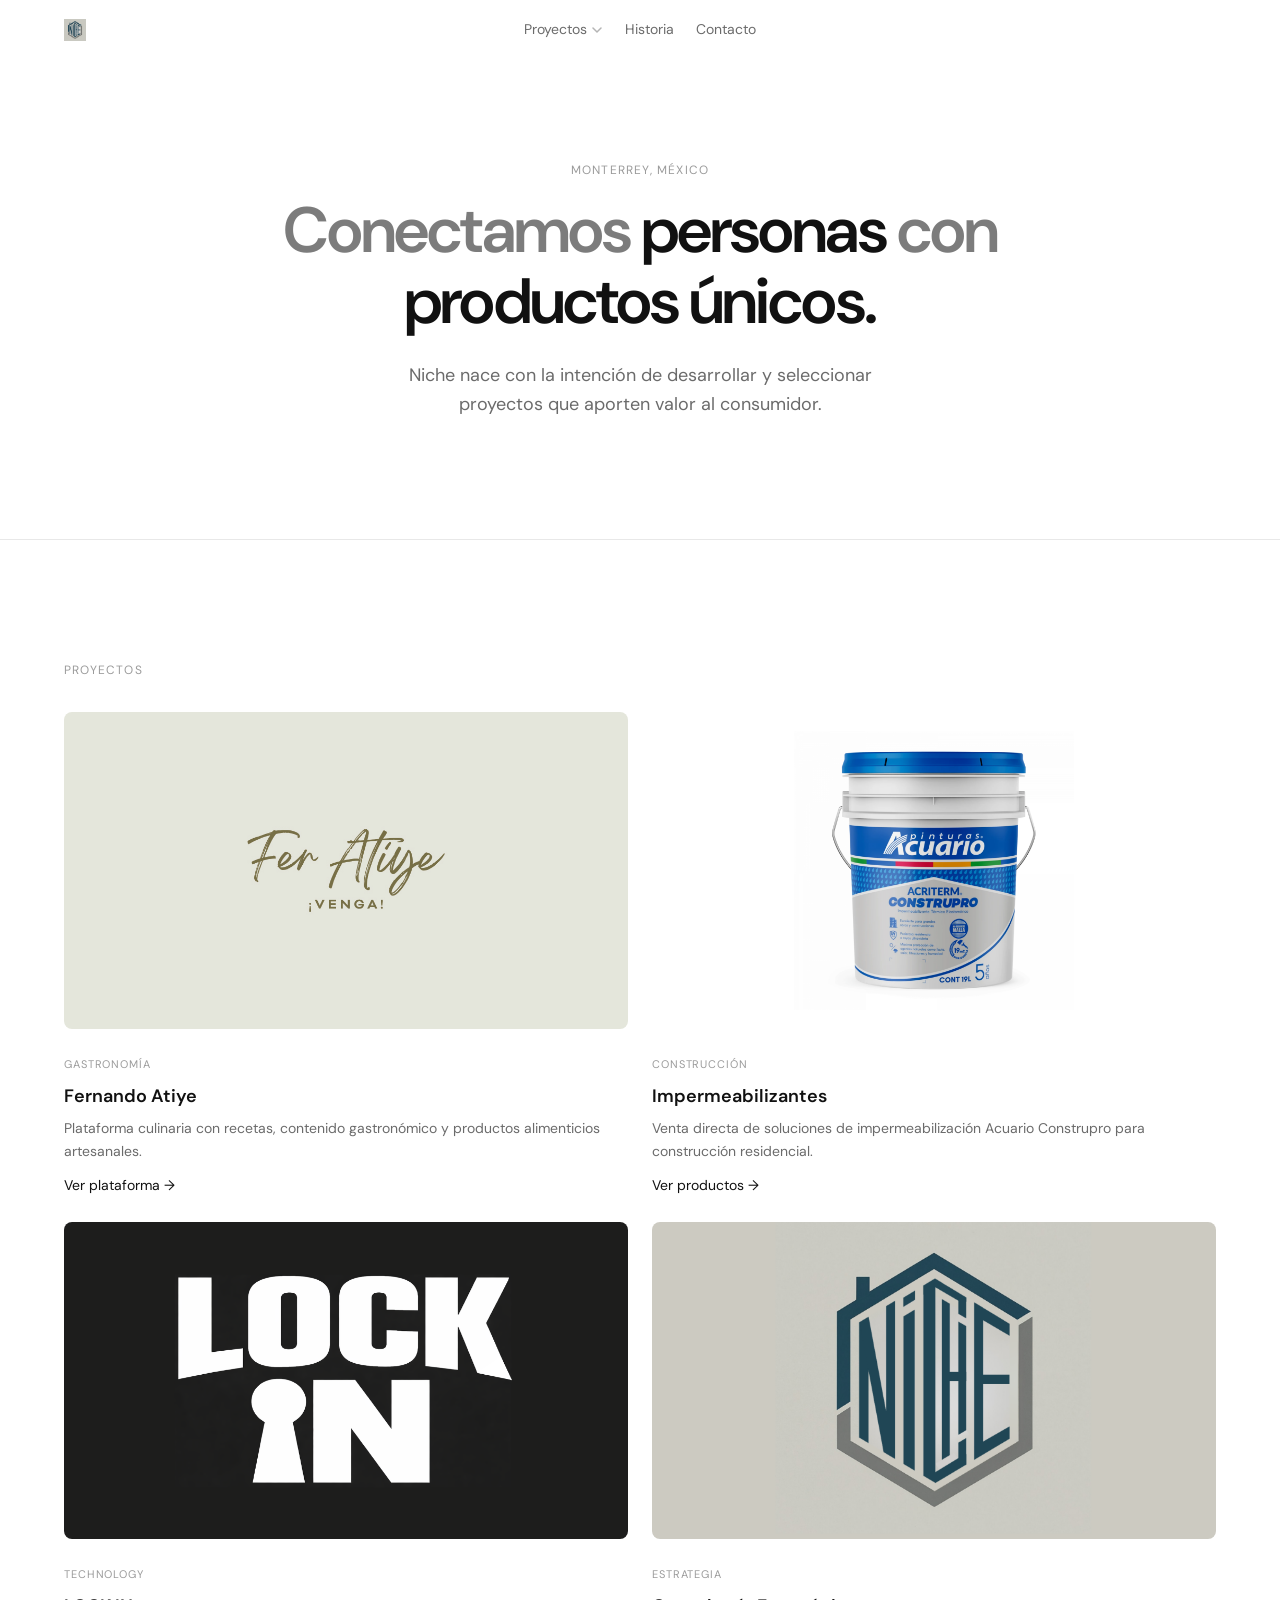
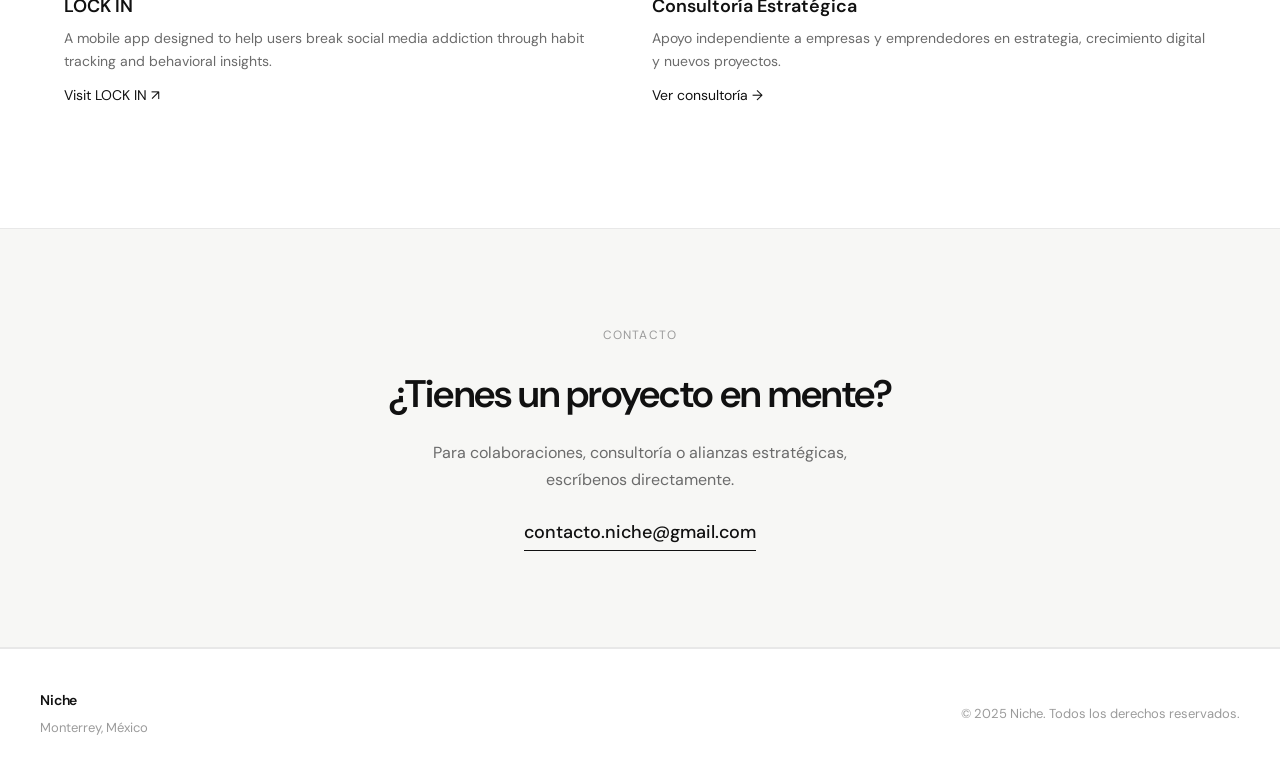
<file: index.html>
<!DOCTYPE html>
<html lang="es">
<head>
  <meta charset="UTF-8">
  <meta name="viewport" content="width=device-width, initial-scale=1.0">

  <!-- SEO -->
  <title>Niche — Portafolio de Proyectos</title>
  <meta name="description" content="Portafolio de proyectos independientes en tecnología, comercio digital y productos de consumo. Monterrey, México.">
  <link rel="canonical" href="https://niche.com.mx/">

  <!-- Open Graph -->
  <meta property="og:type" content="website">
  <meta property="og:title" content="Niche — Portafolio de Proyectos">
  <meta property="og:description" content="Portafolio de proyectos independientes en tecnología, comercio digital y productos de consumo. Monterrey, México.">
  <meta property="og:image" content="https://niche.com.mx/assets/images/og-niche.jpg">
  <meta property="og:url" content="https://niche.com.mx/">
  <meta property="og:locale" content="es_MX">

  <!-- Fonts -->
  <link rel="preconnect" href="https://fonts.googleapis.com">
  <link rel="preconnect" href="https://fonts.gstatic.com" crossorigin>
  <link href="https://fonts.googleapis.com/css2?family=DM+Sans:wght@400;500;600&display=swap" rel="stylesheet">

  <!-- Favicon -->
  <link rel="icon" href="/assets/images/NicheFavicon.png" type="image/png">

  <!-- Styles -->
  <link rel="stylesheet" href="/assets/styles/main.css">
  <link rel="stylesheet" href="/assets/styles/home.css">
</head>
<body>

  <!-- ==================== Navigation ==================== -->
  <nav class="site-nav" role="navigation" aria-label="Navegación principal">
    <div class="nav-inner">
      <a class="nav-logo" href="/">
        <img src="/assets/images/NicheMainLogo.png" alt="Niche" height="22" loading="eager">
      </a>

      <!-- Centre links -->
      <div class="nav-links">

        <!-- Proyectos dropdown -->
        <div class="nav-dropdown">
          <button class="nav-link nav-dropdown-trigger" aria-haspopup="true" aria-expanded="false">
            Proyectos
            <svg class="nav-chevron" viewBox="0 0 12 12" fill="none" aria-hidden="true">
              <path d="M2 4l4 4 4-4" stroke="currentColor" stroke-width="1.5" stroke-linecap="round" stroke-linejoin="round"/>
            </svg>
          </button>
          <div class="nav-dropdown-menu" role="menu">
            <a href="https://feratiye.niche.com.mx" class="nav-dropdown-item" role="menuitem">
              <span class="nav-dropdown-name">Fernando Atiye</span>
              <span class="nav-dropdown-tag">Gastronomía</span>
            </a>
            <a href="/impermeabilizante" class="nav-dropdown-item" role="menuitem">
              <span class="nav-dropdown-name">Impermeabilizantes</span>
              <span class="nav-dropdown-tag">Construcción</span>
            </a>
            <a href="https://getrewired.org" target="_blank" rel="noopener noreferrer" class="nav-dropdown-item" role="menuitem">
              <span class="nav-dropdown-name">LOCK IN ↗</span>
              <span class="nav-dropdown-tag">Technology</span>
            </a>
            <a href="/consultoria" class="nav-dropdown-item" role="menuitem">
              <span class="nav-dropdown-name">Consultoría Estratégica</span>
              <span class="nav-dropdown-tag">Estrategia</span>
            </a>
          </div>
        </div>

        <a class="nav-link" href="/historia">Historia</a>
        <a class="nav-link" href="#contacto">Contacto</a>

      </div><!-- /.nav-links -->
    </div>
  </nav>

  <main>

    <!-- ==================== Hero ==================== -->
    <section class="hero">
      <div class="container">
        <span class="label">Monterrey, México</span>
        <h1><span class="hero-light">Conectamos</span> personas <span class="hero-light">con</span><br>productos únicos.</h1>
        <p class="subtext">Niche nace con la intención de desarrollar y seleccionar proyectos que aporten valor al consumidor.</p>
      </div>
    </section>

    <hr class="divider">

    <!-- ==================== Proyectos ==================== -->
    <section class="projects">
      <div class="container">
        <span class="section-label">Proyectos</span>

        <div class="projects-grid">

          <!-- Card 1 — Fernando Atiye -->
          <a href="https://feratiye.niche.com.mx" class="card fade-up">
            <div class="card-image">
              <img src="/assets/images/Artboard3-100.jpg"
                   alt="Fernando Atiye — plataforma culinaria con recetas y productos artesanales"
                   width="800" height="450" loading="lazy">
            </div>
            <div class="card-body">
              <span class="card-tag">Gastronomía</span>
              <h3 class="card-title">Fernando Atiye</h3>
              <p class="card-desc">Plataforma culinaria con recetas, contenido gastronómico y productos alimenticios artesanales.</p>
              <span class="card-link">Ver plataforma →</span>
            </div>
          </a>

          <!-- Card 2 — Impermeabilizantes -->
          <a href="/impermeabilizante" class="card fade-up">
            <div class="card-image card-image--contain">
              <img src="/assets/images/Impermeabilizante.png"
                   alt="Impermeabilizantes Acuario Construpro para construcción residencial"
                   width="800" height="450" loading="lazy">
            </div>
            <div class="card-body">
              <span class="card-tag">Construcción</span>
              <h3 class="card-title">Impermeabilizantes</h3>
              <p class="card-desc">Venta directa de soluciones de impermeabilización Acuario Construpro para construcción residencial.</p>
              <span class="card-link">Ver productos →</span>
            </div>
          </a>

          <!-- Card 3 — LOCK IN (English) -->
          <a href="https://getrewired.org" target="_blank" rel="noopener noreferrer" class="card fade-up">
            <div class="card-image">
              <img src="/assets/images/LOCKINLogo.png"
                   alt="LOCK IN — mobile app to break social media addiction"
                   width="800" height="450" loading="lazy">
            </div>
            <div class="card-body">
              <span class="card-tag">Technology</span>
              <h3 class="card-title">LOCK IN</h3>
              <p class="card-desc">A mobile app designed to help users break social media addiction through habit tracking and behavioral insights.</p>
              <span class="card-link">Visit LOCK IN ↗</span>
            </div>
          </a>

          <!-- Card 4 — Consultoría Estratégica -->
          <a href="/consultoria" class="card fade-up">
            <div class="card-image">
              <img src="/assets/images/NicheLogoMAIN.png"
                   alt="Consultoría estratégica Niche — estrategia y crecimiento"
                   width="800" height="450" loading="lazy">
            </div>
            <div class="card-body">
              <span class="card-tag">Estrategia</span>
              <h3 class="card-title">Consultoría Estratégica</h3>
              <p class="card-desc">Apoyo independiente a empresas y emprendedores en estrategia, crecimiento digital y nuevos proyectos.</p>
              <span class="card-link">Ver consultoría →</span>
            </div>
          </a>

        </div><!-- /.projects-grid -->
      </div><!-- /.container -->
    </section>

    <!-- ==================== Contacto ==================== -->
    <section class="contacto" id="contacto">
      <div class="container">
        <span class="section-label">Contacto</span>
        <h2>¿Tienes un proyecto en mente?</h2>
        <p>Para colaboraciones, consultoría o alianzas estratégicas, escríbenos directamente.</p>
        <a href="mailto:contacto.niche@gmail.com" class="email-link">contacto.niche@gmail.com</a>
      </div>
    </section>

  </main>

  <!-- ==================== Footer ==================== -->
  <footer class="site-footer" role="contentinfo">
    <div class="footer-inner">
      <div class="footer-left">
        <span class="footer-logo">Niche</span>
        <span class="footer-location">Monterrey, México</span>
      </div>
      <div class="footer-right">
        <span class="footer-copy">© 2025 Niche. Todos los derechos reservados.</span>
      </div>
    </div>
  </footer>

  <!-- Scripts -->
  <script src="/assets/scripts/main.js"></script>

</body>
</html>
</file>
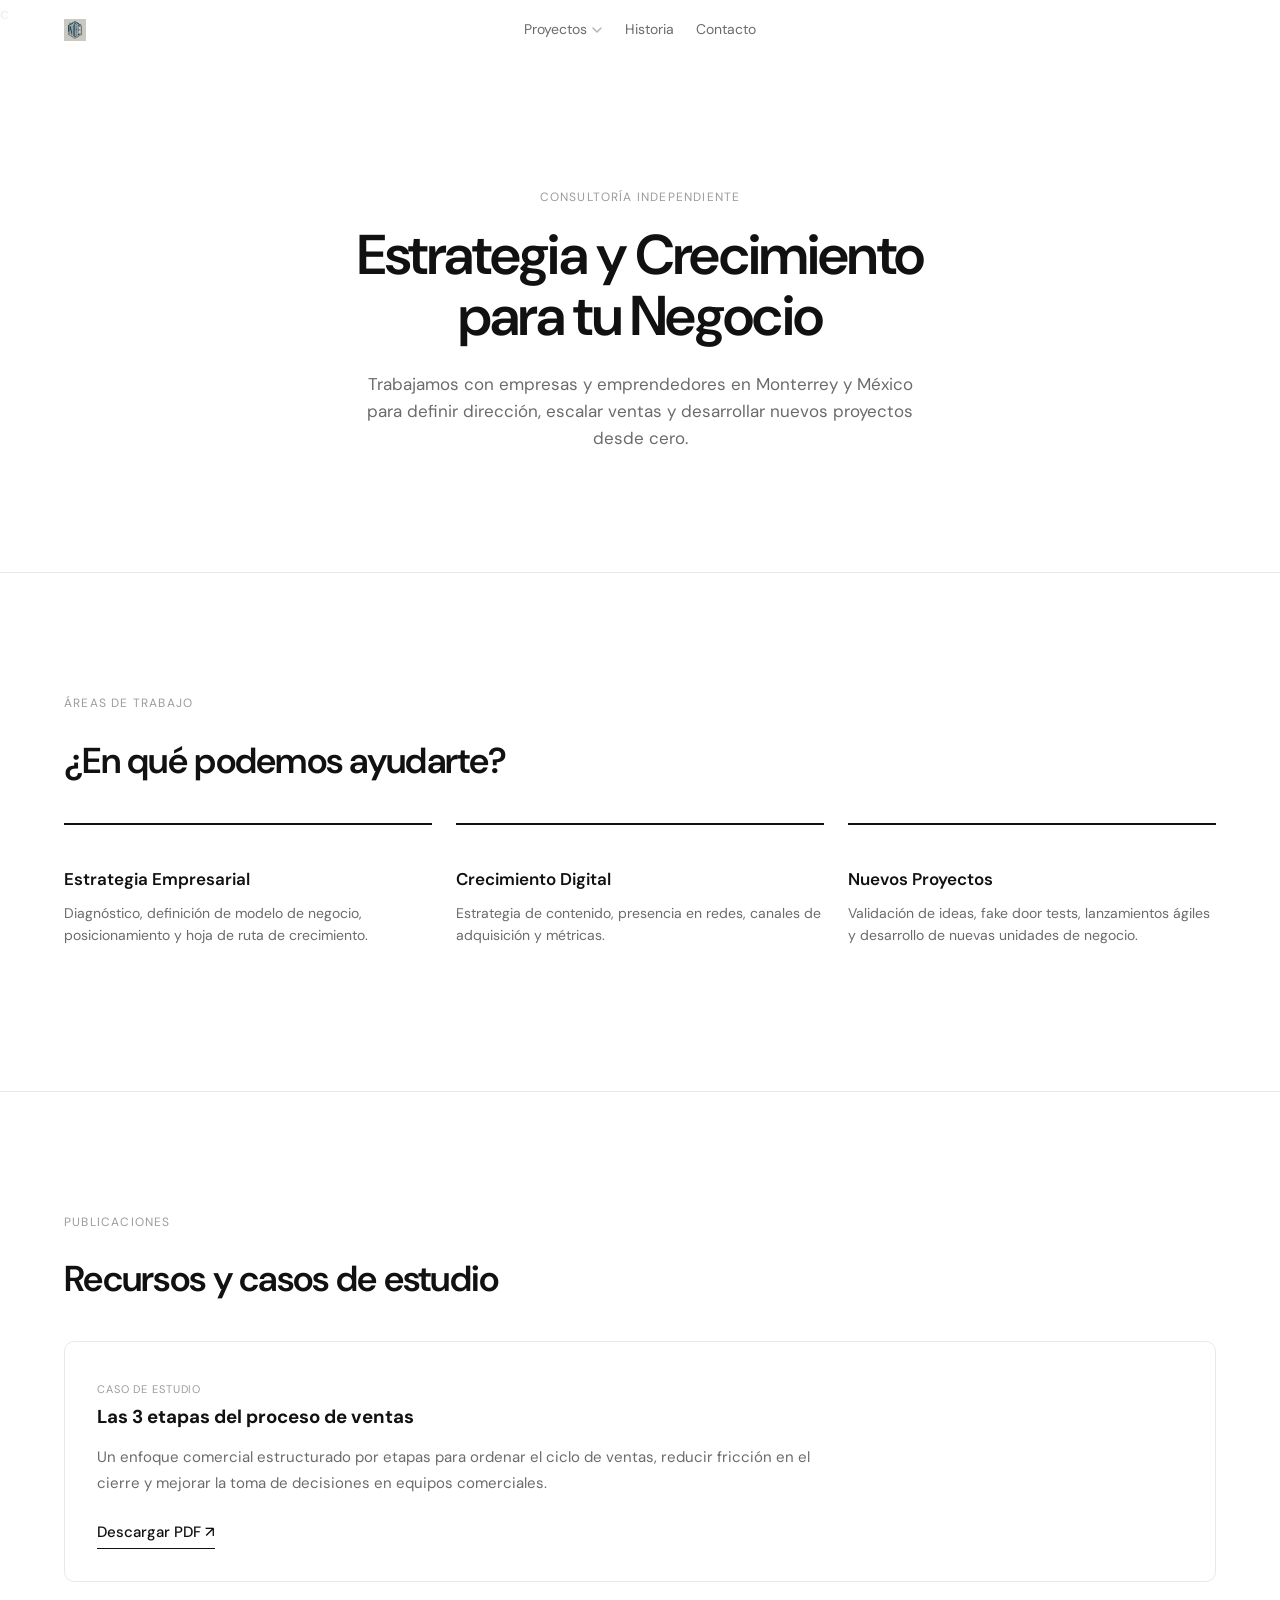
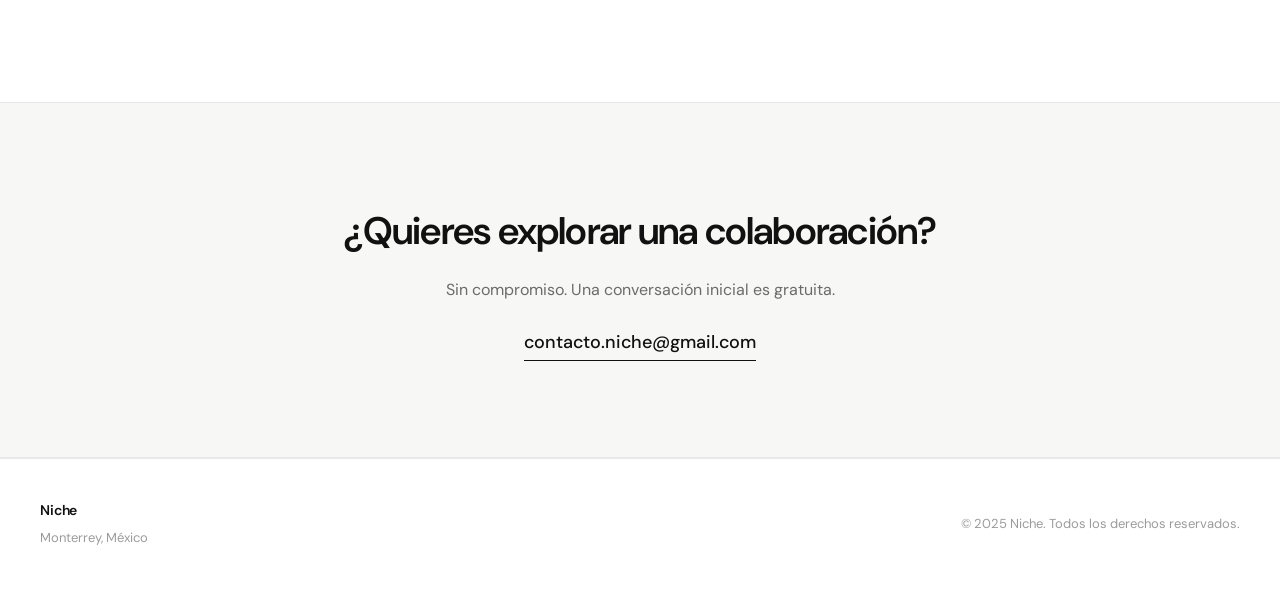
<file: consultoria/index.html>
<!DOCTYPE html>
<html lang="es">
<head>
  <meta charset="UTF-8">
  <meta name="viewport" content="width=device-width, initial-scale=1.0">

  <!-- SEO -->
  <title>Consultoría Estratégica — Niche</title>
  <meta name="description" content="Consultoría independiente en estrategia empresarial y crecimiento digital. Monterrey, México.">
  <link rel="canonical" href="https://niche.com.mx/consultoria/">

  <!-- Fonts -->
  <link rel="preconnect" href="https://fonts.googleapis.com">
  <link rel="preconnect" href="https://fonts.gstatic.com" crossorigin>
  <link href="https://fonts.googleapis.com/css2?family=DM+Sans:wght@400;500;600&display=swap" rel="stylesheet">

  <!-- Favicon -->
  <link rel="icon" href="/assets/images/NicheFavicon.png" type="image/png">

  <!-- Styles -->
  <link rel="stylesheet" href="/assets/styles/main.css">
  <link rel="stylesheet" href="/assets/styles/consultoria.css">
</head>
<body>
c
  <!-- ==================== Navigation ==================== -->
  <nav class="site-nav" role="navigation" aria-label="Navegación principal">
    <div class="nav-inner">
      <a class="nav-logo" href="/">
        <img src="/assets/images/NicheMainLogo.png" alt="Niche" height="22" loading="eager">
      </a>

      <div class="nav-links">
        <div class="nav-dropdown">
          <button class="nav-link nav-dropdown-trigger" aria-haspopup="true" aria-expanded="false">
            Proyectos
            <svg class="nav-chevron" viewBox="0 0 12 12" fill="none" aria-hidden="true">
              <path d="M2 4l4 4 4-4" stroke="currentColor" stroke-width="1.5" stroke-linecap="round" stroke-linejoin="round"/>
            </svg>
          </button>
          <div class="nav-dropdown-menu" role="menu">
            <a href="https://feratiye.niche.com.mx" class="nav-dropdown-item" role="menuitem">
              <span class="nav-dropdown-name">Fernando Atiye</span>
              <span class="nav-dropdown-tag">Gastronomía</span>
            </a>
            <a href="/impermeabilizante" class="nav-dropdown-item" role="menuitem">
              <span class="nav-dropdown-name">Impermeabilizantes</span>
              <span class="nav-dropdown-tag">Construcción</span>
            </a>
            <a href="https://getrewired.org" target="_blank" rel="noopener noreferrer" class="nav-dropdown-item" role="menuitem">
              <span class="nav-dropdown-name">LOCK IN ↗</span>
              <span class="nav-dropdown-tag">Technology</span>
            </a>
            <a href="/consultoria" class="nav-dropdown-item" role="menuitem">
              <span class="nav-dropdown-name">Consultoría Estratégica</span>
              <span class="nav-dropdown-tag">Estrategia</span>
            </a>
          </div>
        </div>
        <a class="nav-link" href="/historia">Historia</a>
        <a class="nav-link" href="#contacto">Contacto</a>
      </div>

    </div>
  </nav>

  <main>

    <!-- ==================== Hero ==================== -->
    <section class="con-hero">
      <div class="container">
        <span class="label">Consultoría Independiente</span>
        <h1>Estrategia y Crecimiento<br>para tu Negocio</h1>
        <p class="subtext">Trabajamos con empresas y emprendedores en Monterrey y México para definir dirección, escalar ventas y desarrollar nuevos proyectos desde cero.</p>
      </div>
    </section>

    <!-- ==================== Servicios ==================== -->
    <section class="services">
      <div class="container">
        <span class="section-label">Áreas de trabajo</span>
        <h2>¿En qué podemos ayudarte?</h2>

        <div class="services-grid">

          <!-- Service 1 -->
          <article class="service-card fade-up">
            <h3>Estrategia Empresarial</h3>
            <p>Diagnóstico, definición de modelo de negocio, posicionamiento y hoja de ruta de crecimiento.</p>
          </article>

          <!-- Service 2 -->
          <article class="service-card fade-up">
            <h3>Crecimiento Digital</h3>
            <p>Estrategia de contenido, presencia en redes, canales de adquisición y métricas.</p>
          </article>

          <!-- Service 3 -->
          <article class="service-card fade-up">
            <h3>Nuevos Proyectos</h3>
            <p>Validación de ideas, fake door tests, lanzamientos ágiles y desarrollo de nuevas unidades de negocio.</p>
          </article>

        </div><!-- /.services-grid -->
      </div>
    </section>

    <!-- ==================== Publicaciones ==================== -->
    <section class="insights">
      <div class="container">
        <span class="section-label">Publicaciones</span>
        <h2>Recursos y casos de estudio</h2>

        <article class="insight-card fade-up">
          <span class="insight-type">Caso de estudio</span>
          <h3>Las 3 etapas del proceso de ventas</h3>
          <p>
            Un enfoque comercial estructurado por etapas para ordenar el ciclo de ventas,
            reducir fricción en el cierre y mejorar la toma de decisiones en equipos comerciales.
          </p>
          <a href="/assets/caso-estudio-3-etapas-de-ventas.pdf" target="_blank" rel="noopener noreferrer" class="insight-link">
            Descargar PDF ↗
          </a>
        </article>

      </div>
    </section>

    <!-- ==================== CTA ==================== -->
    <section class="con-cta" id="contacto">
      <div class="container">
        <h2>¿Quieres explorar una colaboración?</h2>
        <p>Sin compromiso. Una conversación inicial es gratuita.</p>
        <a href="mailto:contacto.niche@gmail.com" class="email-link">contacto.niche@gmail.com</a>
      </div>
    </section>

  </main>

  <!-- ==================== Footer ==================== -->
  <footer class="site-footer" role="contentinfo">
    <div class="footer-inner">
      <div class="footer-left">
        <span class="footer-logo">Niche</span>
        <span class="footer-location">Monterrey, México</span>
      </div>
      <div class="footer-right">
        <span class="footer-copy">© 2025 Niche. Todos los derechos reservados.</span>
      </div>
    </div>
  </footer>

  <!-- Scripts -->
  <script src="/assets/scripts/main.js"></script>

</body>
</html>
</file>
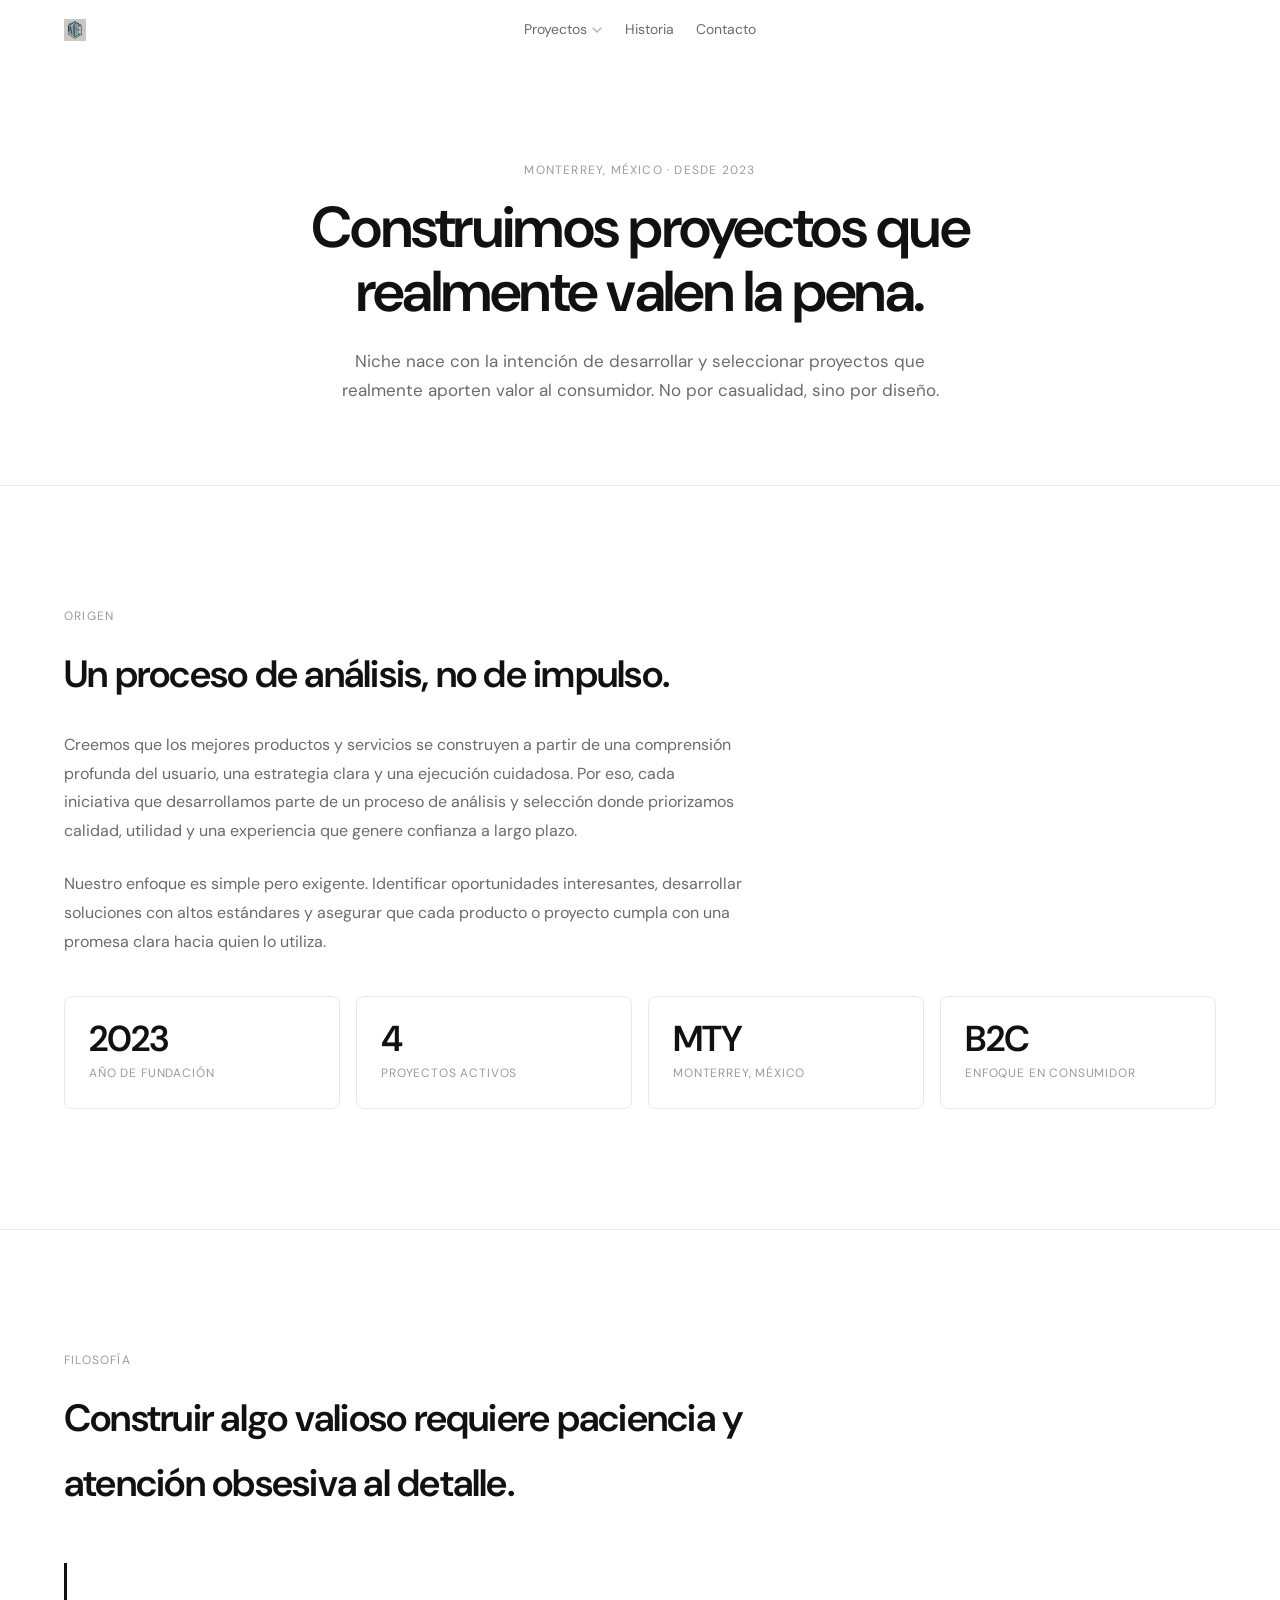
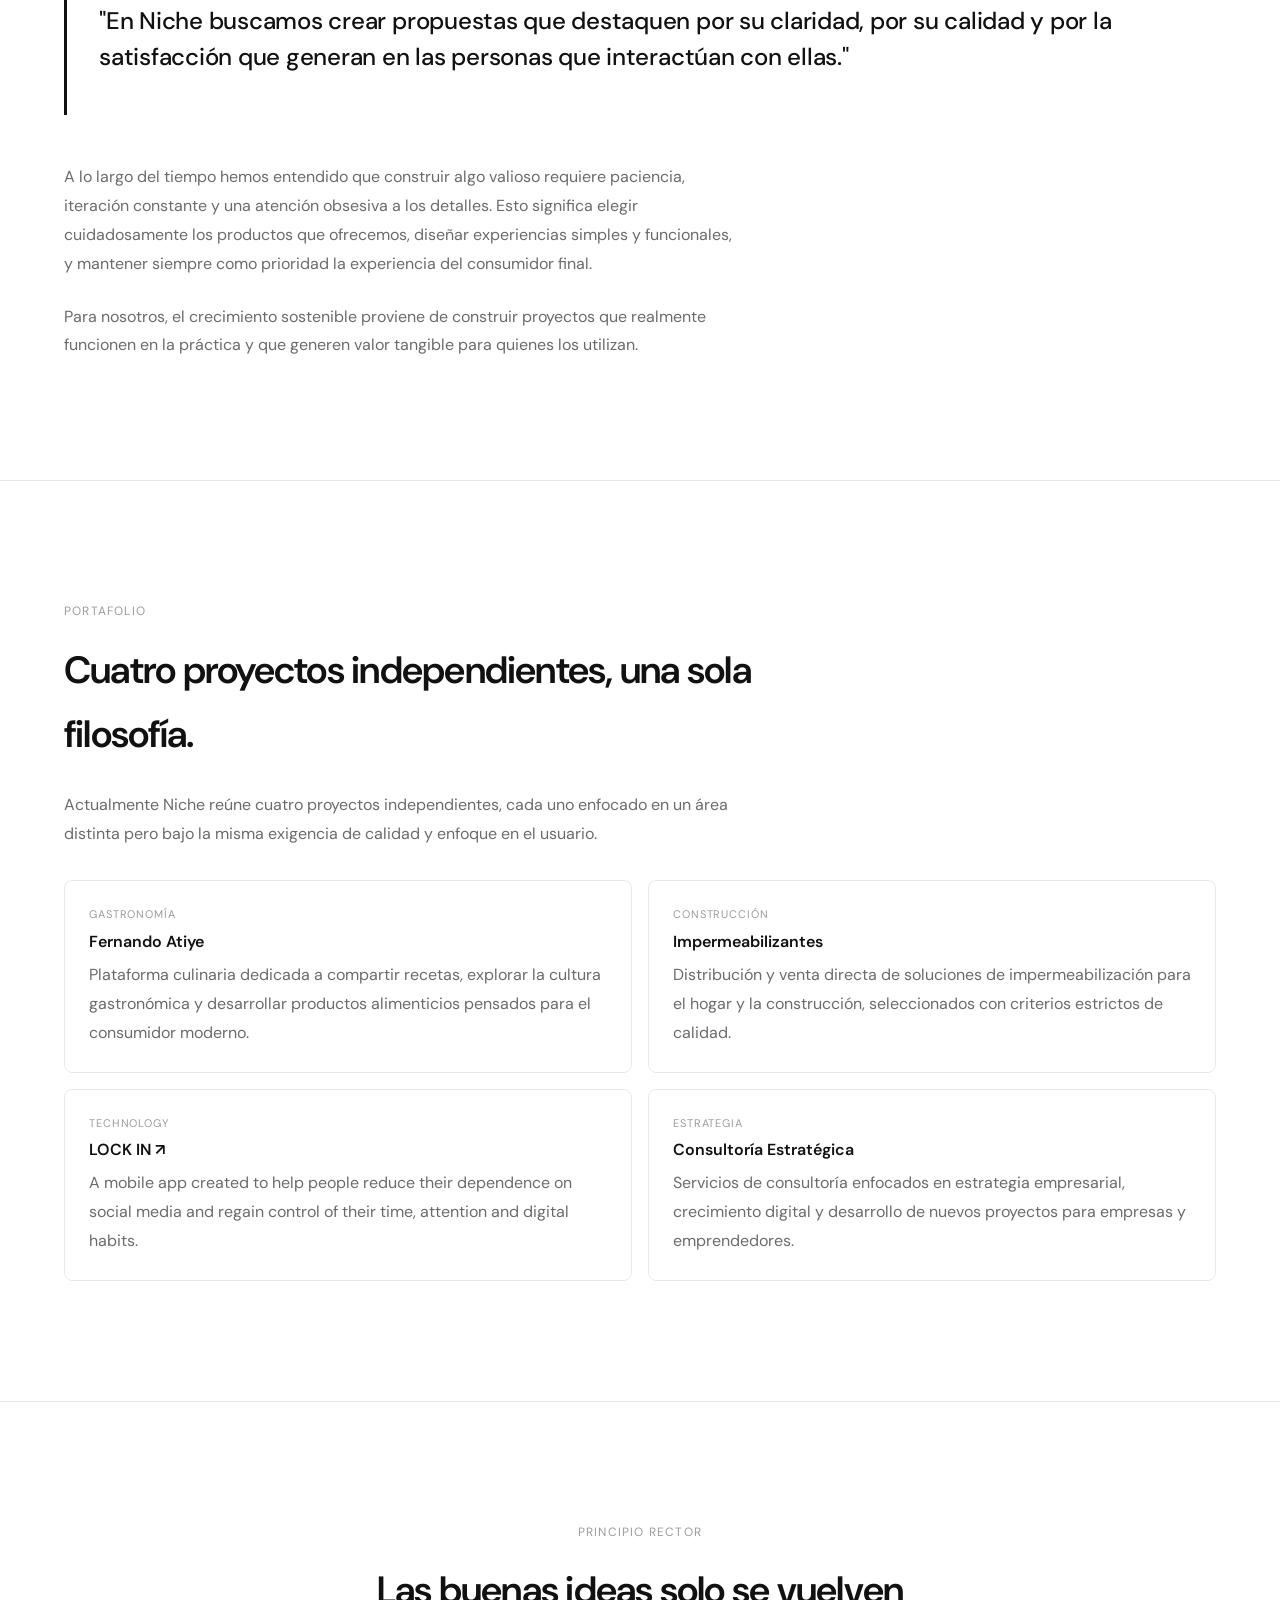
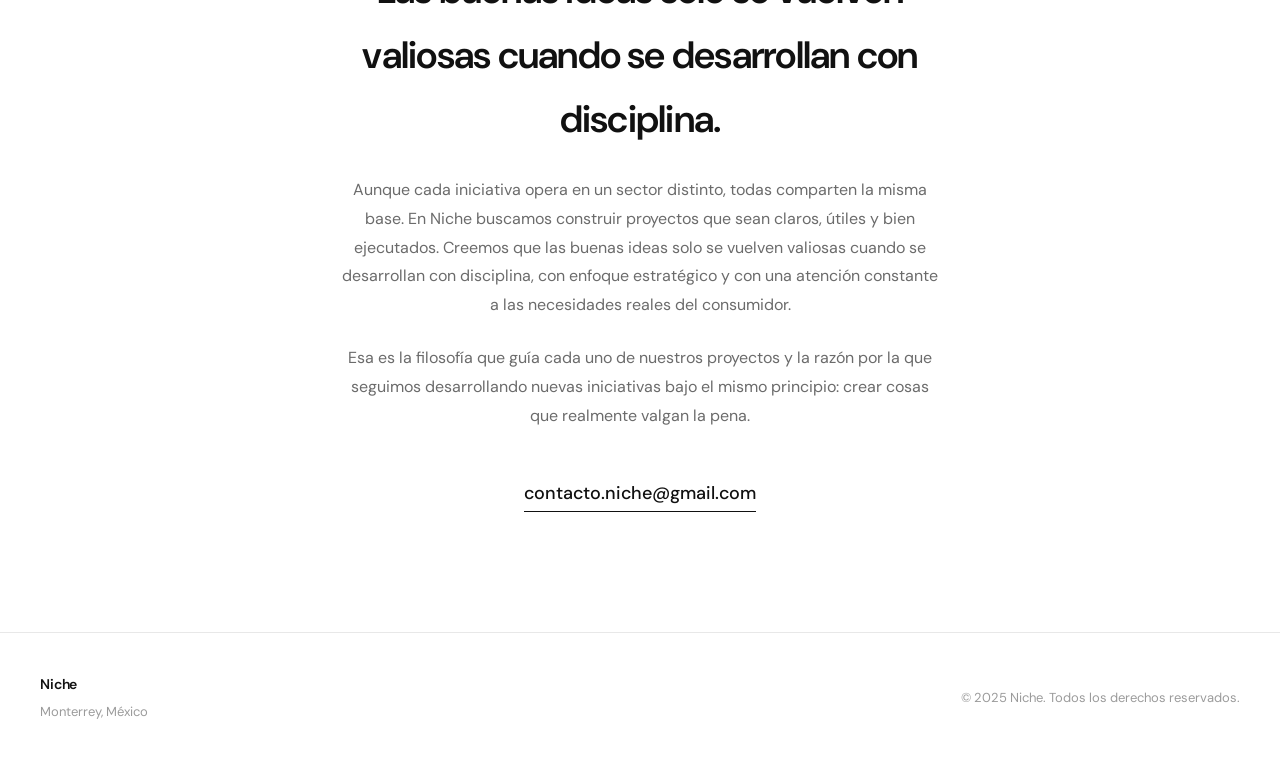
<file: historia/index.html>
<!DOCTYPE html>
<html lang="es">
<head>
  <meta charset="UTF-8">
  <meta name="viewport" content="width=device-width, initial-scale=1.0">

  <!-- SEO -->
  <title>Historia — Niche</title>
  <meta name="description" content="Desde 2023, Niche desarrolla proyectos independientes con una filosofía clara: calidad, utilidad real y enfoque en el consumidor. Monterrey, México.">
  <link rel="canonical" href="https://niche.com.mx/historia/">

  <!-- Fonts -->
  <link rel="preconnect" href="https://fonts.googleapis.com">
  <link rel="preconnect" href="https://fonts.gstatic.com" crossorigin>
  <link href="https://fonts.googleapis.com/css2?family=DM+Sans:wght@400;500;600&display=swap" rel="stylesheet">

  <!-- Favicon -->
  <link rel="icon" href="/assets/images/NicheFavicon.png" type="image/png">

  <!-- Styles -->
  <link rel="stylesheet" href="/assets/styles/main.css">
  <link rel="stylesheet" href="/assets/styles/historia.css">
</head>
<body>

  <!-- ==================== Navigation ==================== -->
  <nav class="site-nav" role="navigation" aria-label="Navegación principal">
    <div class="nav-inner">
      <a class="nav-logo" href="/">
        <img src="/assets/images/NicheMainLogo.png" alt="Niche" height="22" loading="eager">
      </a>

      <div class="nav-links">
        <div class="nav-dropdown">
          <button class="nav-link nav-dropdown-trigger" aria-haspopup="true" aria-expanded="false">
            Proyectos
            <svg class="nav-chevron" viewBox="0 0 12 12" fill="none" aria-hidden="true">
              <path d="M2 4l4 4 4-4" stroke="currentColor" stroke-width="1.5" stroke-linecap="round" stroke-linejoin="round"/>
            </svg>
          </button>
          <div class="nav-dropdown-menu" role="menu">
            <a href="https://feratiye.niche.com.mx" class="nav-dropdown-item" role="menuitem">
              <span class="nav-dropdown-name">Fernando Atiye</span>
              <span class="nav-dropdown-tag">Gastronomía</span>
            </a>
            <a href="/impermeabilizante" class="nav-dropdown-item" role="menuitem">
              <span class="nav-dropdown-name">Impermeabilizantes</span>
              <span class="nav-dropdown-tag">Construcción</span>
            </a>
            <a href="https://getrewired.org" target="_blank" rel="noopener noreferrer" class="nav-dropdown-item" role="menuitem">
              <span class="nav-dropdown-name">LOCK IN ↗</span>
              <span class="nav-dropdown-tag">Technology</span>
            </a>
            <a href="/consultoria" class="nav-dropdown-item" role="menuitem">
              <span class="nav-dropdown-name">Consultoría Estratégica</span>
              <span class="nav-dropdown-tag">Estrategia</span>
            </a>
          </div>
        </div>
        <a class="nav-link" href="/historia">Historia</a>
        <a class="nav-link" href="#contacto">Contacto</a>
      </div>

    </div>
  </nav>

  <main>

    <!-- ==================== Hero ==================== -->
    <section class="hist-hero">
      <div class="container">
        <span class="label">Monterrey, México · Desde 2023</span>
        <h1>Construimos proyectos que realmente valen la pena.</h1>
        <p class="subtext">Niche nace con la intención de desarrollar y seleccionar proyectos que realmente aporten valor al consumidor. No por casualidad, sino por diseño.</p>
      </div>
    </section>

    <!-- ==================== Origen ==================== -->
    <section class="hist-section">
      <div class="container">
        <span class="section-label">Origen</span>
        <h2>Un proceso de análisis, no de impulso.</h2>

        <p>Creemos que los mejores productos y servicios se construyen a partir de una comprensión profunda del usuario, una estrategia clara y una ejecución cuidadosa. Por eso, cada iniciativa que desarrollamos parte de un proceso de análisis y selección donde priorizamos calidad, utilidad y una experiencia que genere confianza a largo plazo.</p>

        <p>Nuestro enfoque es simple pero exigente. Identificar oportunidades interesantes, desarrollar soluciones con altos estándares y asegurar que cada producto o proyecto cumpla con una promesa clara hacia quien lo utiliza.</p>

        <!-- Stats -->
        <div class="hist-stats">
          <div class="hist-stat fade-up">
            <span class="hist-stat-number">2023</span>
            <span class="hist-stat-label">Año de fundación</span>
          </div>
          <div class="hist-stat fade-up">
            <span class="hist-stat-number">4</span>
            <span class="hist-stat-label">Proyectos activos</span>
          </div>
          <div class="hist-stat fade-up">
            <span class="hist-stat-number">MTY</span>
            <span class="hist-stat-label">Monterrey, México</span>
          </div>
          <div class="hist-stat fade-up">
            <span class="hist-stat-number">B2C</span>
            <span class="hist-stat-label">Enfoque en consumidor</span>
          </div>
        </div>
      </div>
    </section>

    <!-- ==================== Filosofía ==================== -->
    <section class="hist-section">
      <div class="container">
        <span class="section-label">Filosofía</span>
        <h2>Construir algo valioso requiere paciencia y atención obsesiva al detalle.</h2>

        <div class="hist-quote fade-up">
          <blockquote>
            "En Niche buscamos crear propuestas que destaquen por su claridad, por su calidad y por la satisfacción que generan en las personas que interactúan con ellas."
          </blockquote>
        </div>

        <p>A lo largo del tiempo hemos entendido que construir algo valioso requiere paciencia, iteración constante y una atención obsesiva a los detalles. Esto significa elegir cuidadosamente los productos que ofrecemos, diseñar experiencias simples y funcionales, y mantener siempre como prioridad la experiencia del consumidor final.</p>

        <p>Para nosotros, el crecimiento sostenible proviene de construir proyectos que realmente funcionen en la práctica y que generen valor tangible para quienes los utilizan.</p>
      </div>
    </section>

    <!-- ==================== Proyectos ==================== -->
    <section class="hist-section">
      <div class="container">
        <span class="section-label">Portafolio</span>
        <h2>Cuatro proyectos independientes, una sola filosofía.</h2>
        <p>Actualmente Niche reúne cuatro proyectos independientes, cada uno enfocado en un área distinta pero bajo la misma exigencia de calidad y enfoque en el usuario.</p>

        <div class="hist-projects">

          <a href="https://feratiye.niche.com.mx" class="hist-project-item fade-up">
            <span class="hist-project-tag">Gastronomía</span>
            <span class="hist-project-name">Fernando Atiye</span>
            <p class="hist-project-desc">Plataforma culinaria dedicada a compartir recetas, explorar la cultura gastronómica y desarrollar productos alimenticios pensados para el consumidor moderno.</p>
          </a>

          <a href="/impermeabilizante" class="hist-project-item fade-up">
            <span class="hist-project-tag">Construcción</span>
            <span class="hist-project-name">Impermeabilizantes</span>
            <p class="hist-project-desc">Distribución y venta directa de soluciones de impermeabilización para el hogar y la construcción, seleccionados con criterios estrictos de calidad.</p>
          </a>

          <a href="https://getrewired.org" target="_blank" rel="noopener noreferrer" class="hist-project-item fade-up">
            <span class="hist-project-tag">Technology</span>
            <span class="hist-project-name">LOCK IN ↗</span>
            <p class="hist-project-desc">A mobile app created to help people reduce their dependence on social media and regain control of their time, attention and digital habits.</p>
          </a>

          <a href="/consultoria" class="hist-project-item fade-up">
            <span class="hist-project-tag">Estrategia</span>
            <span class="hist-project-name">Consultoría Estratégica</span>
            <p class="hist-project-desc">Servicios de consultoría enfocados en estrategia empresarial, crecimiento digital y desarrollo de nuevos proyectos para empresas y emprendedores.</p>
          </a>

        </div>
      </div>
    </section>

    <!-- ==================== Cierre ==================== -->
    <section class="hist-cierre" id="contacto">
      <div class="container">
        <span class="section-label">Principio rector</span>
        <h2>Las buenas ideas solo se vuelven valiosas cuando se desarrollan con disciplina.</h2>
        <p>Aunque cada iniciativa opera en un sector distinto, todas comparten la misma base. En Niche buscamos construir proyectos que sean claros, útiles y bien ejecutados. Creemos que las buenas ideas solo se vuelven valiosas cuando se desarrollan con disciplina, con enfoque estratégico y con una atención constante a las necesidades reales del consumidor.</p>
        <p>Esa es la filosofía que guía cada uno de nuestros proyectos y la razón por la que seguimos desarrollando nuevas iniciativas bajo el mismo principio: crear cosas que realmente valgan la pena.</p>
        <a href="mailto:contacto.niche@gmail.com" class="email-link">contacto.niche@gmail.com</a>
      </div>
    </section>

  </main>

  <!-- ==================== Footer ==================== -->
  <footer class="site-footer" role="contentinfo">
    <div class="footer-inner">
      <div class="footer-left">
        <span class="footer-logo">Niche</span>
        <span class="footer-location">Monterrey, México</span>
      </div>
      <div class="footer-right">
        <span class="footer-copy">© 2025 Niche. Todos los derechos reservados.</span>
      </div>
    </div>
  </footer>

  <!-- Scripts -->
  <script src="/assets/scripts/main.js"></script>

</body>
</html>
</file>
<file: assets/styles/main.css>
/* ============================================================
   main.css — Shared Design System for niche.com.mx
   Reset · Variables · Typography · Nav · Footer · Utilities
   ============================================================ */

/* ---------- CSS Custom Properties ---------- */
:root {
  /* Colors */
  --color-bg:             #ffffff;
  --color-bg-subtle:      #f7f7f5;
  --color-text:           #111111;
  --color-text-secondary: #6b6b6b;
  --color-text-muted:     #9b9b9b;
  --color-border:         #e8e8e8;
  --color-accent:         #111111;
  --color-hover-bg:       #f2f2f0;

  /* Spacing (8px base) */
  --space-1:  8px;
  --space-2:  16px;
  --space-3:  24px;
  --space-4:  32px;
  --space-5:  40px;
  --space-6:  48px;
  --space-8:  64px;
  --space-10: 80px;
  --space-12: 96px;
  --space-15: 120px;

  /* Layout */
  --max-width: 1200px;
  --nav-height: 60px;

  /* Typography */
  --font-family: "DM Sans", -apple-system, BlinkMacSystemFont, "Segoe UI", Roboto, sans-serif;
}

/* ---------- Reset ---------- */
*,
*::before,
*::after {
  margin: 0;
  padding: 0;
  box-sizing: border-box;
}

html {
  -webkit-text-size-adjust: 100%;
  scroll-behavior: smooth;
}

body {
  font-family: var(--font-family);
  font-weight: 400;
  line-height: 1.7;
  color: var(--color-text);
  background-color: var(--color-bg);
  -webkit-font-smoothing: antialiased;
  -moz-osx-font-smoothing: grayscale;
}

img {
  display: block;
  max-width: 100%;
  height: auto;
}

a {
  color: inherit;
  text-decoration: none;
}

ul, ol {
  list-style: none;
}

button, input, textarea {
  font: inherit;
}

/* ---------- Focus Visible ---------- */
:focus-visible {
  outline: 2px solid var(--color-accent);
  outline-offset: 2px;
}

/* ---------- Typography Utilities ---------- */
.label,
.section-label {
  display: block;
  font-size: 12px;
  letter-spacing: 0.1em;
  text-transform: uppercase;
  color: var(--color-text-muted);
}

.section-label {
  margin-bottom: var(--space-2);
}

/* ---------- Layout Utilities ---------- */
.container {
  width: 100%;
  max-width: var(--max-width);
  margin-left: auto;
  margin-right: auto;
  padding-left: var(--space-3);
  padding-right: var(--space-3);
}

@media (min-width: 640px) {
  .container {
    padding-left: var(--space-6);
    padding-right: var(--space-6);
  }
}

@media (min-width: 1024px) {
  .container {
    padding-left: var(--space-3);
    padding-right: var(--space-3);
  }
}

/* ---------- Navigation ---------- */
.site-nav {
  position: fixed;
  top: 0;
  left: 0;
  width: 100%;
  z-index: 100;
  background: rgba(255, 255, 255, 0.85);
  -webkit-backdrop-filter: blur(12px);
  backdrop-filter: blur(12px);
  border-bottom: 1px solid transparent;
  transition: border-color 0.3s ease;
}

.site-nav.scrolled {
  border-bottom-color: var(--color-border);
}

.nav-inner {
  position: relative;
  display: flex;
  align-items: center;
  justify-content: space-between;
  height: var(--nav-height);
  max-width: var(--max-width);
  margin: 0 auto;
  padding: 0 var(--space-3);
}

@media (min-width: 640px) {
  .nav-inner {
    padding: 0 var(--space-6);
  }
}

@media (min-width: 1024px) {
  .nav-inner {
    padding: 0 var(--space-3);
  }
}

.nav-logo {
  display: flex;
  align-items: center;
  font-weight: 600;
  font-size: 16px;
  letter-spacing: -0.01em;
  color: var(--color-text);
  transition: opacity 0.2s ease;
}

.nav-logo:hover {
  opacity: 0.7;
}

/* Logo image — height constrained to nav, width auto-scales */
.nav-logo img {
  display: block;
  height: 22px;
  width: auto;
}

.nav-cta {
  font-size: 14px;
  color: var(--color-text-secondary);
  transition: color 0.2s ease;
}

.nav-cta:hover {
  color: var(--color-text);
}

/* Nav centre links */
.nav-links {
  display: none; /* hidden below 640px */
  align-items: center;
  gap: 2px;
}

@media (min-width: 640px) {
  .nav-links {
    display: flex;
    position: absolute;
    left: 50%;
    transform: translateX(-50%);
  }
}

.nav-link {
  font-size: 14px;
  color: var(--color-text-secondary);
  padding: 6px 10px;
  border-radius: 6px;
  cursor: pointer;
  background: none;
  border: none;
  font-family: var(--font-family);
  display: flex;
  align-items: center;
  gap: 4px;
  transition: color 0.2s ease, background 0.2s ease;
  white-space: nowrap;
}

.nav-link:hover {
  color: var(--color-text);
}

/* Chevron inside dropdown trigger */
.nav-chevron {
  width: 12px;
  height: 12px;
  flex-shrink: 0;
  transition: transform 0.2s ease;
  opacity: 0.5;
}

.nav-dropdown.open .nav-chevron,
.nav-dropdown:hover .nav-chevron {
  transform: rotate(180deg);
  opacity: 1;
}

/* Dropdown container */
.nav-dropdown {
  position: relative;
}

.nav-dropdown-menu {
  position: absolute;
  top: calc(100% + 4px);
  left: 50%;
  transform: translateX(-50%) translateY(-6px);
  background: var(--color-bg);
  border: 1px solid var(--color-border);
  border-radius: 10px;
  padding: 6px;
  min-width: 220px;
  opacity: 0;
  pointer-events: none;
  transition: opacity 0.18s ease, transform 0.18s ease;
  box-shadow: 0 8px 28px rgba(0, 0, 0, 0.06);
  z-index: 200;
}

/* Invisible bridge fills the gap between the trigger and menu so
   hovering downward doesn't dismiss the dropdown */
.nav-dropdown-menu::before {
  content: '';
  position: absolute;
  top: -10px;
  left: 0;
  right: 0;
  height: 10px;
}

/* Show on hover OR when .open class is toggled via JS */
.nav-dropdown:hover .nav-dropdown-menu,
.nav-dropdown.open .nav-dropdown-menu {
  opacity: 1;
  pointer-events: auto;
  transform: translateX(-50%) translateY(0);
}

.nav-dropdown-item {
  display: flex;
  flex-direction: column;
  padding: 10px 12px;
  border-radius: 7px;
  transition: background 0.15s ease;
  color: var(--color-text);
}

.nav-dropdown-item:hover {
  background: var(--color-hover-bg);
}

.nav-dropdown-name {
  font-size: 14px;
  font-weight: 500;
  color: var(--color-text);
}

.nav-dropdown-tag {
  font-size: 11px;
  letter-spacing: 0.06em;
  text-transform: uppercase;
  color: var(--color-text-muted);
  margin-top: 2px;
}

/* ---------- Footer ---------- */
.site-footer {
  border-top: 1px solid var(--color-border);
  padding: var(--space-5) var(--space-3);
}

.footer-inner {
  max-width: var(--max-width);
  margin: 0 auto;
  display: flex;
  flex-direction: column;
  align-items: center;
  gap: var(--space-2);
  text-align: center;
}

.footer-left,
.footer-right {
  display: flex;
  flex-direction: column;
  align-items: center;
  gap: 4px;
}

.footer-logo {
  font-size: 14px;
  font-weight: 600;
  color: var(--color-text);
  letter-spacing: -0.01em;
}

.footer-location,
.footer-copy {
  font-size: 13px;
  color: var(--color-text-muted);
}

@media (min-width: 640px) {
  .site-footer {
    padding: var(--space-5) var(--space-6);
  }

  .footer-inner {
    flex-direction: row;
    justify-content: space-between;
    text-align: left;
  }

  .footer-left,
  .footer-right {
    align-items: flex-start;
  }

  .footer-right {
    align-items: flex-end;
  }
}

@media (min-width: 1024px) {
  .site-footer {
    padding: var(--space-5) var(--space-3);
  }
}

/* ---------- Button Styles ---------- */
.btn-primary {
  display: inline-block;
  background: var(--color-accent);
  color: #ffffff;
  padding: 14px 28px;
  border-radius: 6px;
  font-size: 15px;
  font-weight: 500;
  border: none;
  cursor: pointer;
  transition: background 0.2s ease;
}

.btn-primary:hover {
  background: #333333;
}

.btn-primary:focus-visible {
  outline: 2px solid var(--color-accent);
  outline-offset: 3px;
}

/* ---------- Divider ---------- */
.divider {
  border: none;
  height: 1px;
  background: var(--color-border);
  margin: 0;
}

/* ---------- Scroll Animation Base ---------- */
.fade-up {
  opacity: 0;
  transform: translateY(20px);
  transition: opacity 0.4s ease, transform 0.4s ease;
}

.fade-up.visible {
  opacity: 1;
  transform: translateY(0);
}

/* ---------- Email Link (shared) ---------- */
.email-link {
  display: inline-block;
  font-size: 18px;
  font-weight: 500;
  color: var(--color-text);
  border-bottom: 1px solid var(--color-text);
  margin-top: var(--space-3);
  padding-bottom: 2px;
  transition: color 0.2s ease, border-color 0.2s ease;
}

.email-link:hover {
  color: var(--color-text-secondary);
  border-color: var(--color-text-secondary);
}
</file>
<file: assets/styles/home.css>
/* ============================================================
   home.css — Homepage styles for niche.com.mx
   Hero · Projects Grid · Contact · Animations
   ============================================================ */


/* ---------- Hero Section ---------- */
.hero {
  text-align: center;
  padding-top: 160px;
  padding-bottom: 72px;
}

@media (min-width: 1024px) {
  .hero {
    padding-bottom: var(--space-15);
  }
}

.hero .label {
  animation: fadeUp 0.5s ease forwards;
  animation-delay: 0s;
  opacity: 0;
}

.hero h1 {
  font-size: clamp(36px, 5vw, 64px);
  font-weight: 600;
  letter-spacing: -0.03em;
  line-height: 1.1;
  color: var(--color-text);
  margin-top: var(--space-2);
  animation: fadeUp 0.5s ease forwards;
  animation-delay: 0.1s;
  opacity: 0;
}

.hero h1 .hero-light {
  color: #7c7c7c;
}

.hero .subtext {
  font-size: 18px;
  color: var(--color-text-secondary);
  margin-top: var(--space-3);
  max-width: 520px;
  margin-left: auto;
  margin-right: auto;
  line-height: 1.6;
  animation: fadeUp 0.5s ease forwards;
  animation-delay: 0.2s;
  opacity: 0;
}

/* ---------- Fade Up Keyframes ---------- */
@keyframes fadeUp {
  from {
    opacity: 0;
    transform: translateY(16px);
  }
  to {
    opacity: 1;
    transform: translateY(0);
  }
}

/* ---------- Projects Section ---------- */
.projects {
  padding-top: 72px;
  padding-bottom: 72px;
}

@media (min-width: 1024px) {
  .projects {
    padding-top: var(--space-15);
    padding-bottom: var(--space-15);
  }
}

.projects-grid {
  display: grid;
  grid-template-columns: 1fr;
  gap: var(--space-3);
  margin-top: var(--space-4);
}

@media (min-width: 600px) {
  .projects-grid {
    grid-template-columns: repeat(2, 1fr);
  }
}

/* ---------- Project Card ---------- */
.card {
  display: block;
  cursor: pointer;
  transition: transform 0.25s ease;
}

.card:hover {
  transform: translateY(-6px);
}

.card-image {
  aspect-ratio: 16 / 9;
  overflow: hidden;
  border-radius: 8px;
  background: var(--color-hover-bg);
}

.card-image img {
  width: 100%;
  height: 100%;
  object-fit: cover;
  transition: transform 0.4s ease;
}

.card:hover .card-image img {
  transform: scale(1.04);
}

/* Contain variant — product/logo images that shouldn't be cropped.
   White background fills the letterbox area to keep the landscape ratio. */
.card-image--contain {
  background-color: #ffffff;
  padding: 16px 32px;
}

.card-image--contain img {
  object-fit: contain;
}

.card:hover .card-image--contain img {
  transform: scale(1.03);
}

/* Placeholder when no image is available */
.card-image--placeholder {
  display: flex;
  align-items: center;
  justify-content: center;
  color: var(--color-text-muted);
  font-size: 13px;
  letter-spacing: 0.04em;
}

.card-body {
  padding: 20px 0 0 0;
}

.card-tag {
  font-size: 11px;
  letter-spacing: 0.08em;
  text-transform: uppercase;
  color: var(--color-text-muted);
}

.card-title {
  font-size: 18px;
  font-weight: 600;
  color: var(--color-text);
  margin-top: 4px;
}

.card-desc {
  font-size: 14px;
  color: var(--color-text-secondary);
  line-height: 1.6;
  margin-top: 6px;
}

.card-link {
  display: inline-block;
  font-size: 14px;
  color: var(--color-text);
  margin-top: 12px;
  transition: transform 0.2s ease;
}

.card:hover .card-link {
  transform: translateX(4px);
}

/* ---------- Contact Section ---------- */
.contacto {
  background: var(--color-bg-subtle);
  border-top: 1px solid var(--color-border);
  border-bottom: 1px solid var(--color-border);
  padding: var(--space-12) 0;
  text-align: center;
}

.contacto h2 {
  font-size: clamp(28px, 3vw, 42px);
  font-weight: 600;
  letter-spacing: -0.02em;
  color: var(--color-text);
  margin-top: var(--space-2);
}

.contacto p {
  font-size: 16px;
  color: var(--color-text-secondary);
  margin-top: 12px;
  max-width: 480px;
  margin-left: auto;
  margin-right: auto;
}

.email-link {
  display: inline-block;
  font-size: 18px;
  font-weight: 500;
  color: var(--color-text);
  border-bottom: 1px solid var(--color-text);
  margin-top: var(--space-3);
  padding-bottom: 2px;
  transition: color 0.2s ease, border-color 0.2s ease;
}

.email-link:hover {
  color: var(--color-text-secondary);
  border-color: var(--color-text-secondary);
}
</file>
<file: assets/styles/consultoria.css>
/* ============================================================
   consultoria.css — Consulting page styles
   Hero · Services · CTA
   ============================================================ */

/* ---------- Hero ---------- */
.con-hero {
  text-align: center;
  padding-top: 160px;
  padding-bottom: 72px;
}

@media (min-width: 1024px) {
  .con-hero {
    padding-bottom: var(--space-15);
  }
}

.con-hero .label {
  animation: fadeUp 0.5s ease forwards;
  animation-delay: 0s;
  opacity: 0;
}

.con-hero h1 {
  font-size: clamp(32px, 4.5vw, 56px);
  font-weight: 600;
  letter-spacing: -0.03em;
  line-height: 1.1;
  color: var(--color-text);
  margin-top: var(--space-2);
  animation: fadeUp 0.5s ease forwards;
  animation-delay: 0.1s;
  opacity: 0;
}

.con-hero .subtext {
  font-size: 17px;
  color: var(--color-text-secondary);
  margin-top: var(--space-3);
  max-width: 580px;
  margin-left: auto;
  margin-right: auto;
  line-height: 1.6;
  animation: fadeUp 0.5s ease forwards;
  animation-delay: 0.2s;
  opacity: 0;
}

/* ---------- Fade Up Keyframes ---------- */
@keyframes fadeUp {
  from {
    opacity: 0;
    transform: translateY(16px);
  }
  to {
    opacity: 1;
    transform: translateY(0);
  }
}

/* ---------- Services Section ---------- */
.services {
  padding-top: 72px;
  padding-bottom: 72px;
  border-top: 1px solid var(--color-border);
}

@media (min-width: 1024px) {
  .services {
    padding-top: var(--space-15);
    padding-bottom: var(--space-15);
  }
}

.services h2 {
  font-size: clamp(24px, 3vw, 36px);
  font-weight: 600;
  letter-spacing: -0.02em;
  color: var(--color-text);
  margin-top: var(--space-1);
}

.services-grid {
  display: grid;
  grid-template-columns: 1fr;
  gap: var(--space-3);
  margin-top: var(--space-4);
}

@media (min-width: 640px) {
  .services-grid {
    grid-template-columns: repeat(2, 1fr);
  }
}

@media (min-width: 1024px) {
  .services-grid {
    grid-template-columns: repeat(3, 1fr);
  }
}

.service-card {
  padding: var(--space-3) 0;
  border-top: 2px solid var(--color-accent);
}

.service-card h3 {
  font-size: 17px;
  font-weight: 600;
  color: var(--color-text);
  margin-top: var(--space-2);
}

.service-card p {
  font-size: 14px;
  color: var(--color-text-secondary);
  line-height: 1.6;
  margin-top: 8px;
}

/* ---------- Insights / Article Section ---------- */
.insights {
  padding-top: 72px;
  padding-bottom: 72px;
  border-top: 1px solid var(--color-border);
}

@media (min-width: 1024px) {
  .insights {
    padding-top: var(--space-15);
    padding-bottom: var(--space-15);
  }
}

.insights h2 {
  font-size: clamp(24px, 3vw, 36px);
  font-weight: 600;
  letter-spacing: -0.02em;
  color: var(--color-text);
  margin-top: var(--space-1);
}

.insight-card {
  margin-top: var(--space-4);
  border: 1px solid var(--color-border);
  border-radius: 10px;
  padding: var(--space-4);
  background: var(--color-bg);
}

.insight-type {
  display: inline-block;
  font-size: 11px;
  letter-spacing: 0.08em;
  text-transform: uppercase;
  color: var(--color-text-muted);
}

.insight-card p {
  font-size: 15px;
  color: var(--color-text-secondary);
  line-height: 1.7;
  max-width: 720px;
  margin-top: 12px;
}

.insight-link {
  display: inline-block;
  margin-top: var(--space-3);
  font-size: 15px;
  font-weight: 500;
  color: var(--color-text);
  border-bottom: 1px solid var(--color-text);
  padding-bottom: 2px;
  transition: color 0.2s ease, border-color 0.2s ease;
}

.insight-link:hover {
  color: var(--color-text-secondary);
  border-color: var(--color-text-secondary);
}

/* ---------- CTA Section ---------- */
.con-cta {
  background: var(--color-bg-subtle);
  border-top: 1px solid var(--color-border);
  border-bottom: 1px solid var(--color-border);
  padding: var(--space-12) 0;
  text-align: center;
}

.con-cta h2 {
  font-size: clamp(28px, 3vw, 42px);
  font-weight: 600;
  letter-spacing: -0.02em;
  color: var(--color-text);
}

.con-cta p {
  font-size: 16px;
  color: var(--color-text-secondary);
  margin-top: 12px;
  max-width: 480px;
  margin-left: auto;
  margin-right: auto;
}

.con-cta .email-link {
  display: inline-block;
  font-size: 18px;
  font-weight: 500;
  color: var(--color-text);
  border-bottom: 1px solid var(--color-text);
  margin-top: var(--space-3);
  padding-bottom: 2px;
  transition: color 0.2s ease, border-color 0.2s ease;
}

.con-cta .email-link:hover {
  color: var(--color-text-secondary);
  border-color: var(--color-text-secondary);
}
</file>
<file: assets/styles/historia.css>
/* ============================================================
   historia.css — Historia page styles for niche.com.mx
   Hero · Intro · Filosofía · Proyectos · Cierre
   ============================================================ */

/* ---------- Fade Up Keyframes ---------- */
@keyframes fadeUp {
  from { opacity: 0; transform: translateY(16px); }
  to   { opacity: 1; transform: translateY(0); }
}

/* ---------- Hero ---------- */
.hist-hero {
  padding-top: 160px;
  padding-bottom: 80px;
  text-align: center;
  border-bottom: 1px solid var(--color-border);
}

.hist-hero .label {
  animation: fadeUp 0.5s ease forwards;
  animation-delay: 0s;
  opacity: 0;
}

.hist-hero h1 {
  font-size: clamp(32px, 4.5vw, 58px);
  font-weight: 600;
  letter-spacing: -0.03em;
  line-height: 1.1;
  color: var(--color-text);
  margin-top: var(--space-2);
  max-width: 760px;
  margin-left: auto;
  margin-right: auto;
  animation: fadeUp 0.5s ease forwards;
  animation-delay: 0.1s;
  opacity: 0;
}

.hist-hero .subtext {
  font-size: 17px;
  color: var(--color-text-secondary);
  margin-top: var(--space-3);
  line-height: 1.7;
  max-width: 600px;
  margin-left: auto;
  margin-right: auto;
  animation: fadeUp 0.5s ease forwards;
  animation-delay: 0.2s;
  opacity: 0;
}

/* ---------- Shared Section ---------- */
.hist-section {
  padding-top: 72px;
  padding-bottom: 72px;
  border-bottom: 1px solid var(--color-border);
}

@media (min-width: 1024px) {
  .hist-section {
    padding-top: var(--space-15);
    padding-bottom: var(--space-15);
  }
}

.hist-section h2 {
  font-size: clamp(24px, 3vw, 38px);
  font-weight: 600;
  letter-spacing: -0.02em;
  color: var(--color-text);
  margin-top: var(--space-1);
  margin-bottom: var(--space-3);
  max-width: 700px;
}

.hist-section p {
  font-size: 16px;
  color: var(--color-text-secondary);
  line-height: 1.8;
  max-width: 680px;
  margin-bottom: var(--space-3);
}

.hist-section p:last-of-type {
  margin-bottom: 0;
}

/* ---------- Stat Row ---------- */
.hist-stats {
  display: grid;
  grid-template-columns: repeat(2, 1fr);
  gap: var(--space-2);
  margin-top: var(--space-5);
}

@media (min-width: 640px) {
  .hist-stats {
    grid-template-columns: repeat(4, 1fr);
  }
}

.hist-stat {
  border: 1px solid var(--color-border);
  border-radius: 8px;
  padding: var(--space-3);
}

.hist-stat-number {
  display: block;
  font-size: clamp(26px, 3vw, 36px);
  font-weight: 600;
  letter-spacing: -0.03em;
  color: var(--color-text);
  line-height: 1;
}

.hist-stat-label {
  display: block;
  font-size: 12px;
  letter-spacing: 0.07em;
  text-transform: uppercase;
  color: var(--color-text-muted);
  margin-top: 6px;
}

/* ---------- Pull Quote ---------- */
.hist-quote {
  margin: var(--space-6) 0;
  padding: var(--space-5) var(--space-4);
  border-left: 3px solid var(--color-text);
}

.hist-quote blockquote {
  font-size: clamp(18px, 2.5vw, 24px);
  font-weight: 500;
  letter-spacing: -0.01em;
  line-height: 1.5;
  color: var(--color-text);
}

/* ---------- Proyectos Grid ---------- */
.hist-projects {
  display: grid;
  grid-template-columns: 1fr;
  gap: var(--space-2);
  margin-top: var(--space-4);
}

@media (min-width: 640px) {
  .hist-projects {
    grid-template-columns: repeat(2, 1fr);
  }
}

.hist-project-item {
  display: flex;
  flex-direction: column;
  padding: var(--space-3);
  border: 1px solid var(--color-border);
  border-radius: 8px;
  transition: background 0.2s ease;
}

.hist-project-item:hover {
  background: var(--color-hover-bg);
}

.hist-project-tag {
  font-size: 11px;
  letter-spacing: 0.08em;
  text-transform: uppercase;
  color: var(--color-text-muted);
}

.hist-project-name {
  font-size: 16px;
  font-weight: 600;
  color: var(--color-text);
  margin-top: 4px;
}

.hist-project-desc {
  font-size: 13px;
  color: var(--color-text-secondary);
  line-height: 1.6;
  margin-top: 6px;
}

/* ---------- Closing Section ---------- */
.hist-cierre {
  padding-top: 72px;
  padding-bottom: 72px;
  text-align: center;
}

@media (min-width: 1024px) {
  .hist-cierre {
    padding-top: var(--space-15);
    padding-bottom: var(--space-15);
  }
}

.hist-cierre h2 {
  font-size: clamp(24px, 3vw, 38px);
  font-weight: 600;
  letter-spacing: -0.02em;
  color: var(--color-text);
  max-width: 640px;
  margin-left: auto;
  margin-right: auto;
  margin-bottom: var(--space-3);
}

.hist-cierre p {
  font-size: 16px;
  color: var(--color-text-secondary);
  line-height: 1.8;
  max-width: 600px;
  margin: 0 auto var(--space-3);
}
</file>
